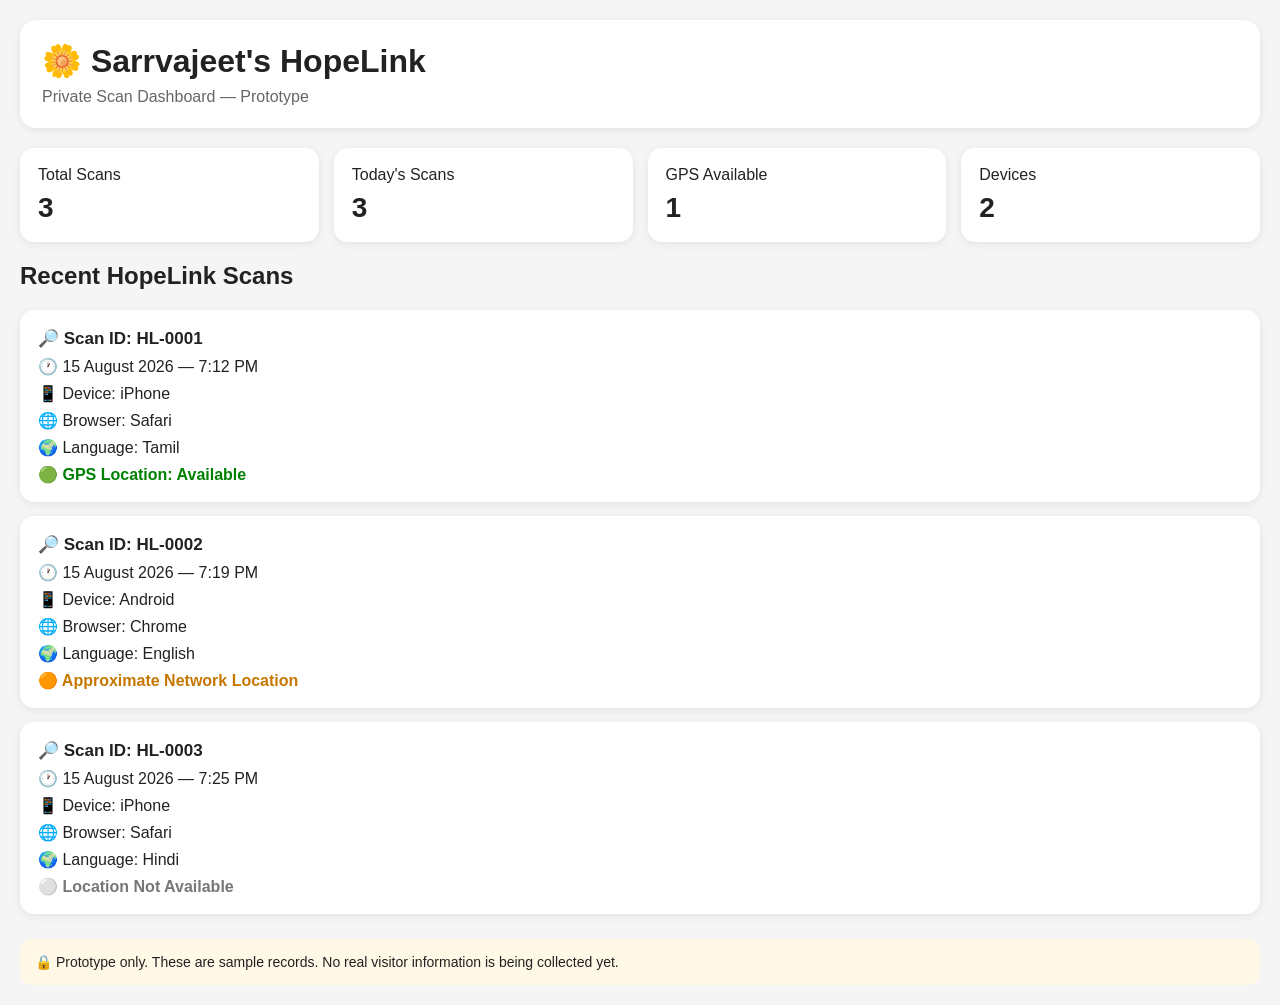
<file: admin/index.html>
<!DOCTYPE html>

<html lang="en">

<head>

  <meta charset="UTF-8">

  <meta name="viewport" content="width=device-width, initial-scale=1.0">

  <title>HopeLink Private Scan Dashboard</title>

  <style>

    body {

      font-family: Arial, sans-serif;

      margin: 0;

      padding: 20px;

      background: #f5f5f5;

      color: #222;

    }

    .header {

      background: #ffffff;

      padding: 22px;

      border-radius: 16px;

      margin-bottom: 20px;

      box-shadow: 0 2px 8px rgba(0,0,0,0.08);

    }

    h1 {

      margin: 0 0 8px;

    }

    .subtitle {

      color: #666;

    }

    .summary {

      display: grid;

      grid-template-columns: repeat(auto-fit, minmax(160px, 1fr));

      gap: 15px;

      margin-bottom: 20px;

    }

    .card {

      background: white;

      padding: 18px;

      border-radius: 14px;

      box-shadow: 0 2px 8px rgba(0,0,0,0.08);

    }

    .number {

      font-size: 28px;

      font-weight: bold;

      margin-top: 8px;

    }

    .scan {

      background: white;

      padding: 18px;

      border-radius: 14px;

      margin-bottom: 14px;

      box-shadow: 0 2px 8px rgba(0,0,0,0.08);

    }

    .scan strong {

      font-size: 17px;

    }

    .row {

      margin-top: 8px;

    }

    .gps {

      color: green;

      font-weight: bold;

    }

    .approx {

      color: #c77700;

      font-weight: bold;

    }

    .unavailable {

      color: #777;

      font-weight: bold;

    }

    .note {

      margin-top: 25px;

      padding: 15px;

      background: #fff8e6;

      border-radius: 12px;

      font-size: 14px;

    }

  </style>

</head>

<body>

  <div class="header">

    <h1>🌼 Sarrvajeet's HopeLink</h1>

    <div class="subtitle">

      Private Scan Dashboard — Prototype

    </div>

  </div>

  <div class="summary">

    <div class="card">

      <div>Total Scans</div>

      <div class="number">3</div>

    </div>

    <div class="card">

      <div>Today's Scans</div>

      <div class="number">3</div>

    </div>

    <div class="card">

      <div>GPS Available</div>

      <div class="number">1</div>

    </div>

    <div class="card">

      <div>Devices</div>

      <div class="number">2</div>

    </div>

  </div>

  <h2>Recent HopeLink Scans</h2>

  <div class="scan">

    <strong>🔎 Scan ID: HL-0001</strong>

    <div class="row">

      🕐 15 August 2026 — 7:12 PM

    </div>

    <div class="row">

      📱 Device: iPhone

    </div>

    <div class="row">

      🌐 Browser: Safari

    </div>

    <div class="row">

      🌍 Language: Tamil

    </div>

    <div class="row gps">

      🟢 GPS Location: Available

    </div>

  </div>

  <div class="scan">

    <strong>🔎 Scan ID: HL-0002</strong>

    <div class="row">

      🕐 15 August 2026 — 7:19 PM

    </div>

    <div class="row">

      📱 Device: Android

    </div>

    <div class="row">

      🌐 Browser: Chrome

    </div>

    <div class="row">

      🌍 Language: English

    </div>

    <div class="row approx">

      🟠 Approximate Network Location

    </div>

  </div>

  <div class="scan">

    <strong>🔎 Scan ID: HL-0003</strong>

    <div class="row">

      🕐 15 August 2026 — 7:25 PM

    </div>

    <div class="row">

      📱 Device: iPhone

    </div>

    <div class="row">

      🌐 Browser: Safari

    </div>

    <div class="row">

      🌍 Language: Hindi

    </div>

    <div class="row unavailable">

      ⚪ Location Not Available

    </div>

  </div>

  <div class="note">

    🔒 Prototype only. These are sample records.

    No real visitor information is being collected yet.

  </div>



</html>
</file>
